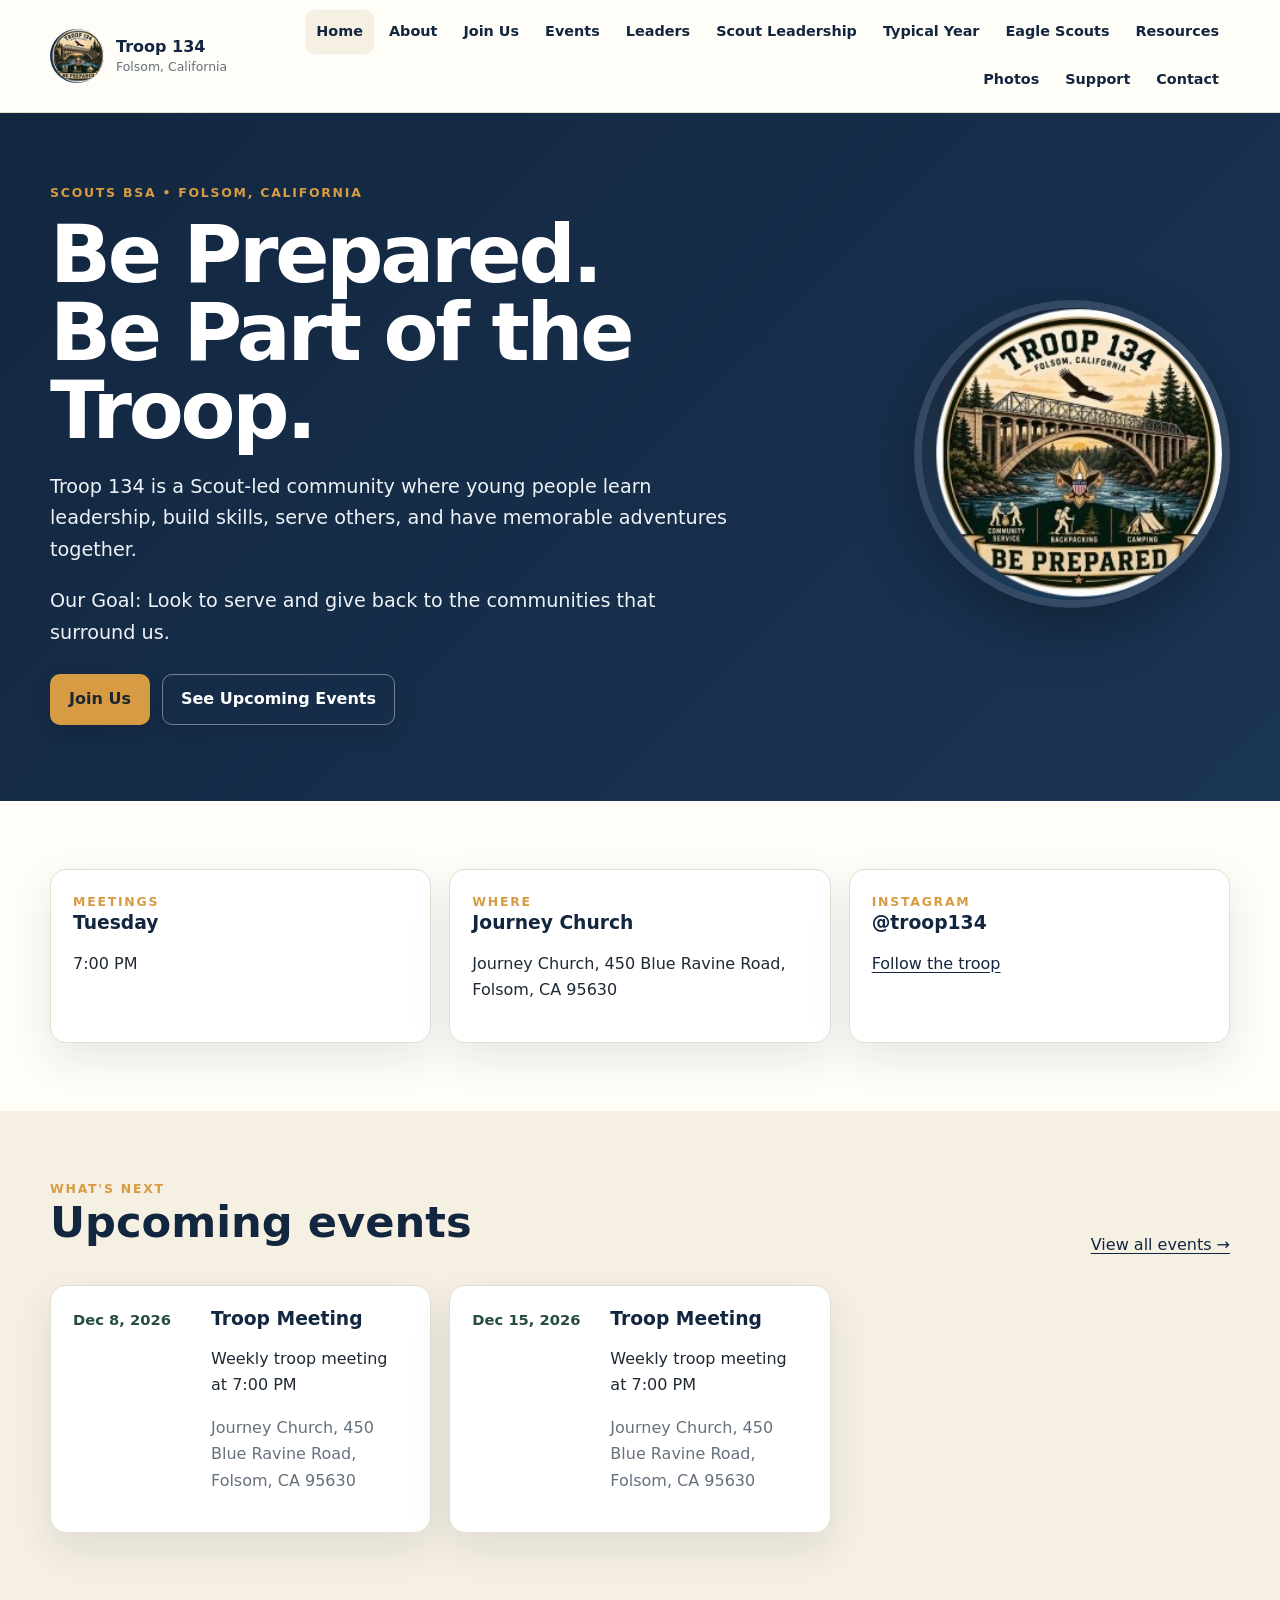
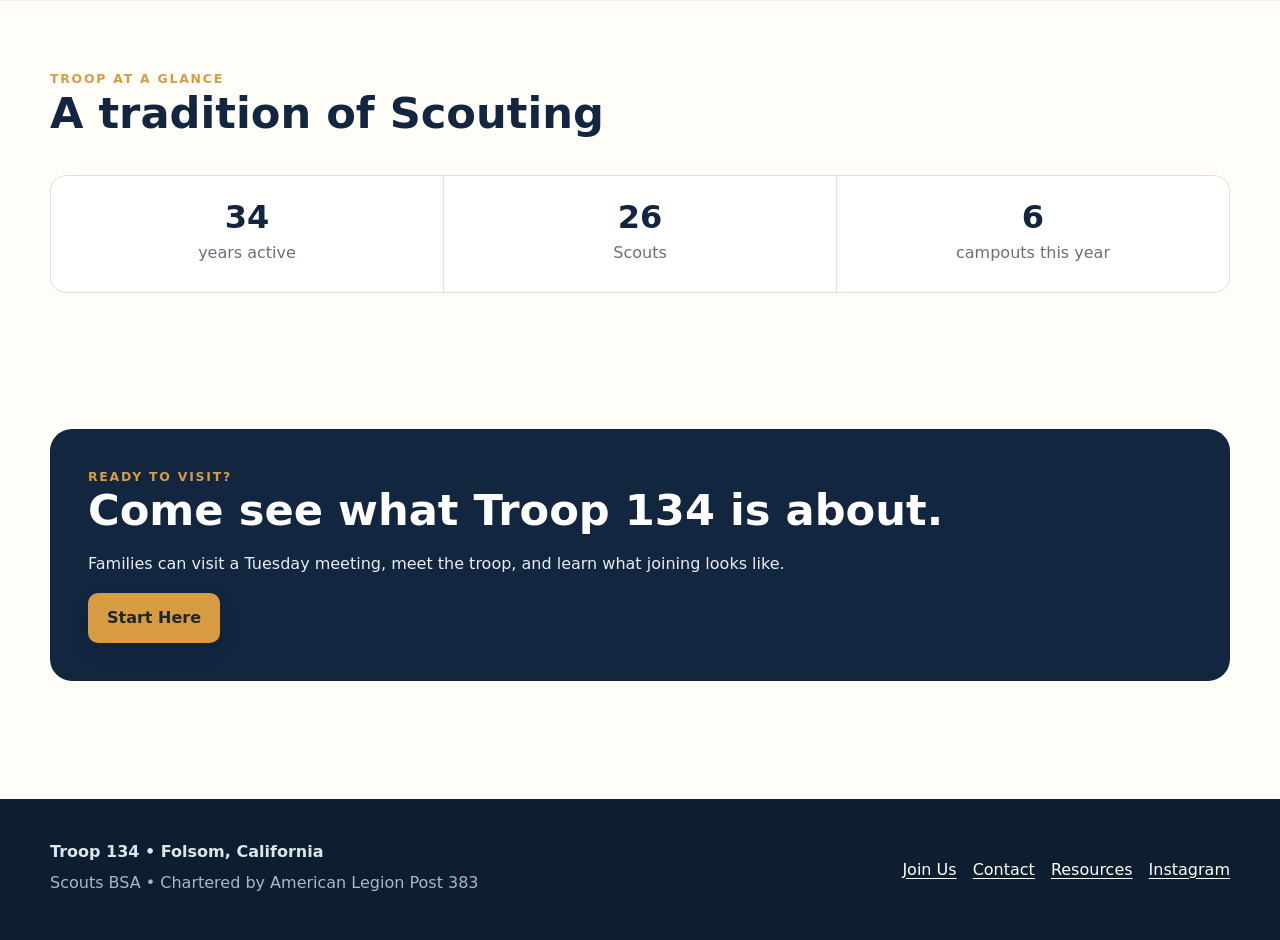
<file: index.html>
<!doctype html>
<html lang="en">
<head>
  <meta charset="utf-8">
  <meta name="viewport" content="width=device-width, initial-scale=1">
  <meta name="description" content="Troop 134 in Folsom, California — Scouts BSA.">
  <title>Home | Troop 134</title>
  <link rel="icon" href="favicon.png">
  <link rel="stylesheet" href="css/styles.css">
  <script src="data/site.js"></script>
  <script src="js/site.js" defer></script>
</head>
<body>
  <div id="site-header"></div>
  
<section class="hero">
  <div class="container hero-grid">
    <div>
      <div class="eyebrow">Scouts BSA • Folsom, California</div>
      <h1>Be Prepared.<br>Be Part of the Troop.</h1>
      <p>Troop 134 is a Scout-led community where young people learn leadership, build skills, serve others, and have memorable adventures together.</p>
      <p>Our Goal: Look to serve and give back to the communities that surround us.</p>
      <div class="actions">
        <a class="button" href="join.html">Join Us</a>
        <a class="button secondary" href="events.html">See Upcoming Events</a>
      </div>
    </div>
    <img class="hero-logo" src="images/logo/troop-134-logo.png" alt="Troop 134 official logo">
  </div>
</section>
<section class="section">
  <div class="container">
    <div class="info-grid">
      <div class="info-card"><div class="eyebrow">Meetings</div><h3 data-meeting-day>Tuesday</h3><p data-meeting-time>7:00 PM</p></div>
      <div class="info-card"><div class="eyebrow">Where</div><h3>Journey Church</h3><p data-meeting-place>450 Blue Ravine Road, Folsom, CA 95630</p></div>
      <div class="info-card"><div class="eyebrow">Instagram</div><h3>@troop134</h3><p><a href="https://www.instagram.com/troop134/" target="_blank" rel="noopener">Follow the troop</a></p></div>
    </div>
  </div>
</section>
<section class="section alt">
  <div class="container">
    <div class="section-head"><div><div class="eyebrow">What's next</div><h2>Upcoming events</h2></div><a href="events.html">View all events →</a></div>
    <div id="home-events" class="event-grid"></div>
  </div>
</section>
<section class="section">
  <div class="container">
    <div class="section-head"><div><div class="eyebrow">Troop at a glance</div><h2>A tradition of Scouting</h2></div></div>
    <div id="stats" class="stat-strip"></div>
  </div>
</section>
<section class="section">
  <div class="container cta">
    <div class="eyebrow">Ready to visit?</div>
    <h2>Come see what Troop 134 is about.</h2>
    <p>Families can visit a Tuesday meeting, meet the troop, and learn what joining looks like.</p>
    <a class="button" href="join.html">Start Here</a>
  </div>
</section>

  <div id="site-footer"></div>
  <script>
    document.addEventListener("DOMContentLoaded", () => {
      T134.mount("index.html");
      T134.renderMeetingPlace();
      T134.renderHomeEvents(); T134.renderStats();
    });
  </script>
</body>
</html>
</file>
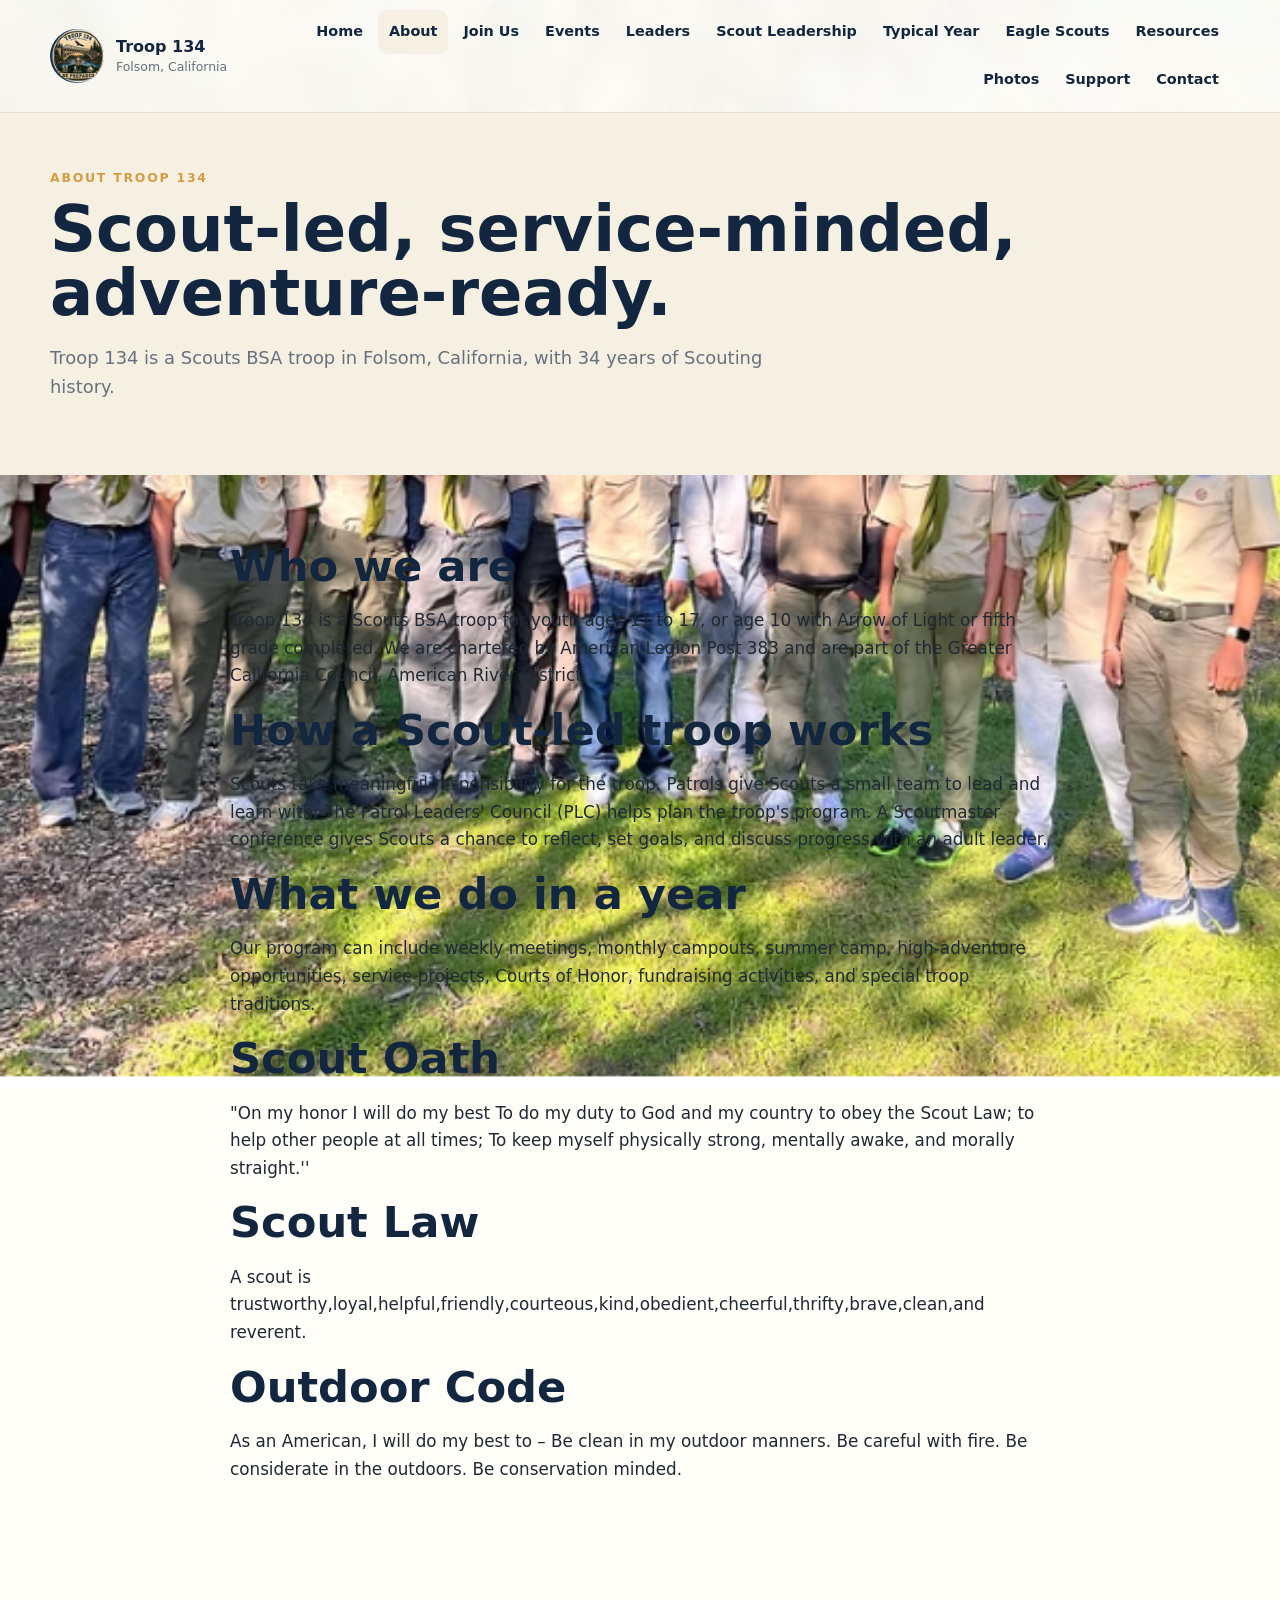
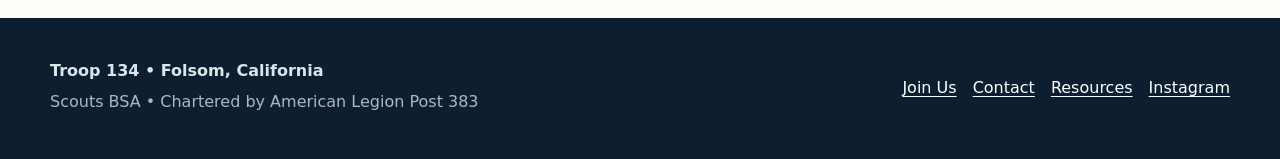
<file: about.html>
<!doctype html>
<html lang="en">
<head>
  <meta charset="utf-8">
  <meta name="viewport" content="width=device-width, initial-scale=1">
  <meta name="description" content="Troop 134 in Folsom, California — Scouts BSA.">
  <title>About Our Troop | Troop 134</title>
  <link rel="icon" href="favicon.png">
  <link rel="stylesheet" href="css/styles.css">
  <script src="data/site.js"></script>
  <script src="js/site.js" defer></script>
   <style>
        body {
            background-image: url("images/troop-photo.jpg");
            background-size: cover;
            background-position: center;
            background-repeat: no-repeat;
            background-attachment: fixed;
        }

    </style>
</head> 
<body>
  <div id="site-header"></div>
  
<section class="page-hero"><div class="container"><div class="eyebrow">About Troop 134</div><h1>Scout-led, service-minded, adventure-ready.</h1><p class="lead">Troop 134 is a Scouts BSA troop in Folsom, California, with 34 years of Scouting history.</p></div></section>
<section class="section"><div class="container prose">
<style>
body {
    background-image: url("images/troop-photo.png");
    background-size: cover;
    background-position: center;
    background-repeat: no-repeat;
    background-attachment: fixed;
}
 background:
        linear-gradient(rgba(0,0,0,0.35), rgba(0,0,0,0.35)),
        url("images/troop-photo.png") center/cover fixed no-repeat;
.section .prose h2,
.section .prose h3,
.section .prose p,
.section .prose li,
.section .prose strong,
.section .prose a {
   color: #ffffff !important;
}
  
  
</style>

</head>
  <h2>Who we are</h2>
  <p>Troop 134 is a Scouts BSA troop for youth ages 11 to 17, or age 10 with Arrow of Light or fifth grade completed. We are chartered by American Legion Post 383 and are part of the Greater California Council, American River District.</p>
  <h2>How a Scout-led troop works</h2>
  <p>Scouts take meaningful responsibility for the troop. Patrols give Scouts a small team to lead and learn with. The Patrol Leaders' Council (PLC) helps plan the troop's program. A Scoutmaster conference gives Scouts a chance to reflect, set goals, and discuss progress with an adult leader.</p>
  <h2>What we do in a year</h2>
  <p>Our program can include weekly meetings, monthly campouts, summer camp, high-adventure opportunities, service projects, Courts of Honor, fundraising activities, and special troop traditions.</p>
  <h2>Scout Oath</h2>
  <p> "On my honor I will do my best To do my duty to God and my country to obey the Scout Law; to help other people at all times; To keep myself physically strong, mentally awake, and morally straight.''</p>
  <h2>Scout Law</h2>
  <p>A scout is trustworthy,loyal,helpful,friendly,courteous,kind,obedient,cheerful,thrifty,brave,clean,and reverent.
  <h2>Outdoor Code</h2>
  <p>As an American, I will do my best to –

Be clean in my outdoor manners.
Be careful with fire.
Be considerate in the outdoors.
Be conservation minded. </p>
</div></section>

  <div id="site-footer"></div>
  <script>
    document.addEventListener("DOMContentLoaded", () => {
      T134.mount("about.html");
      T134.renderMeetingPlace();
      
    });
  </script>
</body>
</html>
</file>
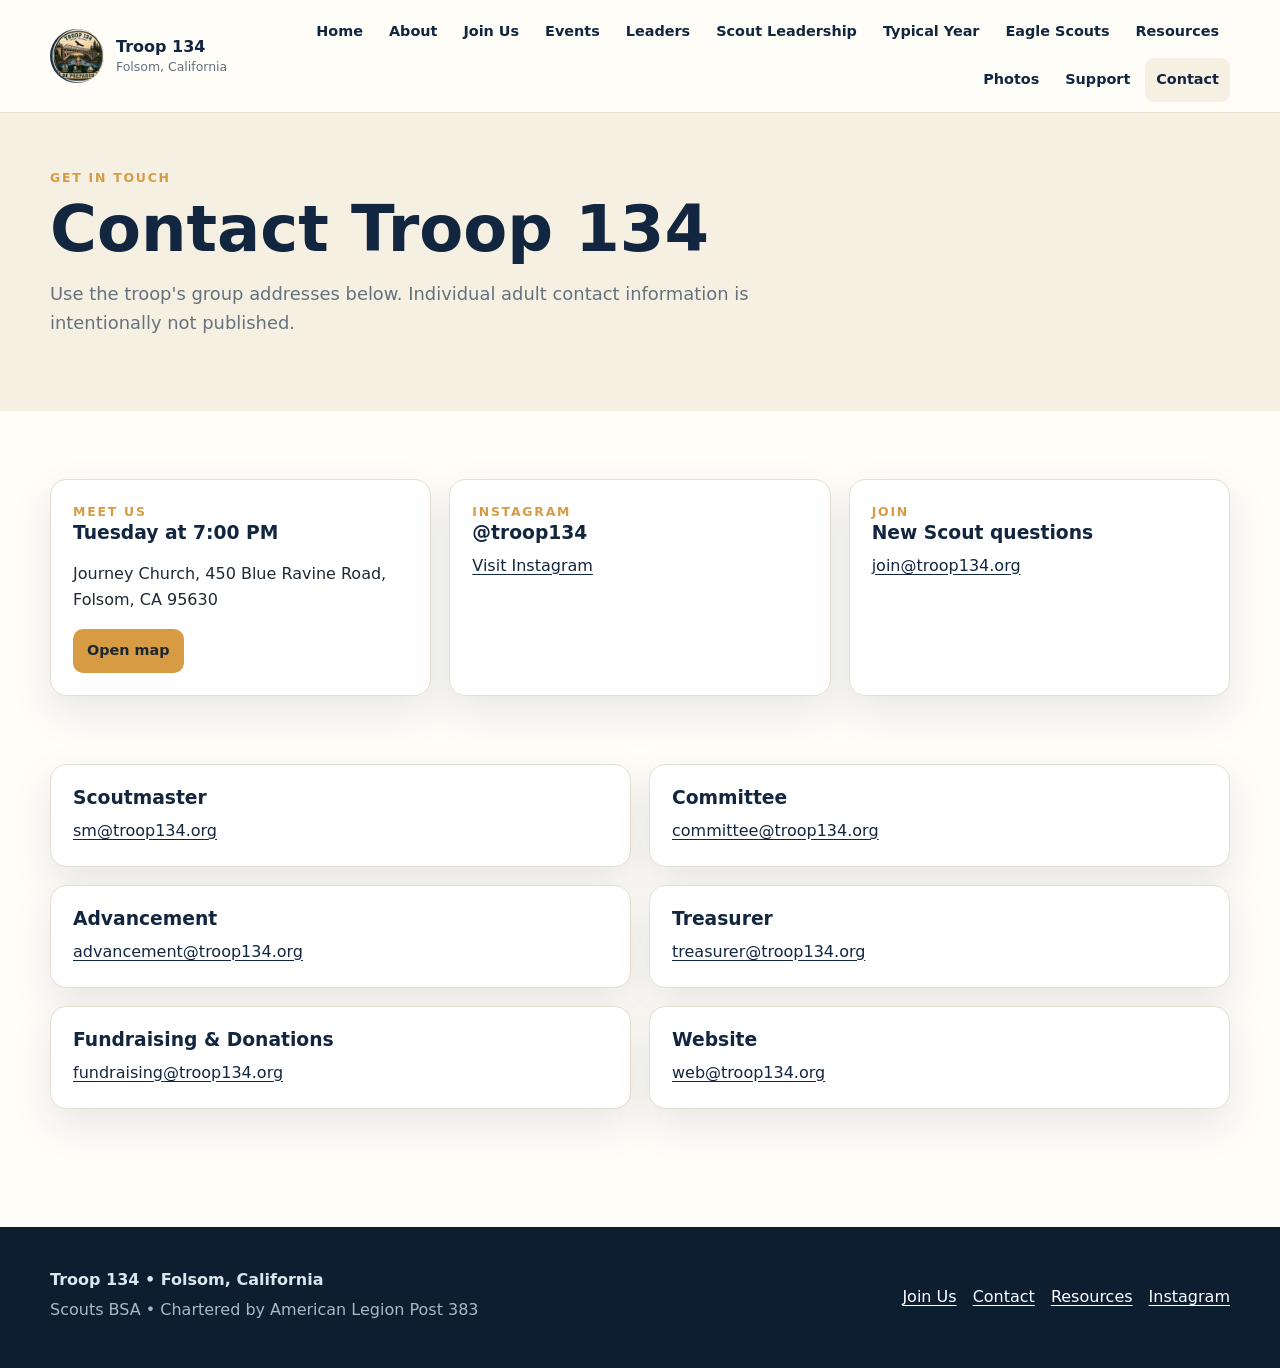
<file: contact.html>
<!doctype html>
<html lang="en">
<head>
  <meta charset="utf-8">
  <meta name="viewport" content="width=device-width, initial-scale=1">
  <meta name="description" content="Troop 134 in Folsom, California — Scouts BSA.">
  <title>Contact | Troop 134</title>
  <link rel="icon" href="favicon.png">
  <link rel="stylesheet" href="css/styles.css">
  <script src="data/site.js"></script>
  <script src="js/site.js" defer></script>
</head>
<body>
  <div id="site-header"></div>
  
<section class="page-hero"><div class="container"><div class="eyebrow">Get in touch</div><h1>Contact Troop 134</h1><p class="lead">Use the troop's group addresses below. Individual adult contact information is intentionally not published.</p></div></section>
<section class="section"><div class="container">
  <div class="info-grid">
    <div class="content-card"><div class="eyebrow">Meet us</div><h3>Tuesday at 7:00 PM</h3><p data-meeting-place></p><a class="button small" href="https://www.google.com/maps/search/?api=1&query=Journey+Church+450+Blue+Ravine+Road+Folsom+CA+95630" target="_blank" rel="noopener">Open map</a></div>
    <div class="content-card"><div class="eyebrow">Instagram</div><h3>@troop134</h3><a href="https://www.instagram.com/troop134/" target="_blank" rel="noopener">Visit Instagram</a></div>
    <div class="content-card"><div class="eyebrow">Join</div><h3>New Scout questions</h3><a href="mailto:join@troop134.org">join@troop134.org</a></div>
  </div>
  <div class="section" style="padding-bottom:0"><div class="role-grid" id="leaders-list"></div></div>
</div></section>

  <div id="site-footer"></div>
  <script>
    document.addEventListener("DOMContentLoaded", () => {
      T134.mount("contact.html");
      T134.renderMeetingPlace();
      T134.renderLeaders();
    });
  </script>
</body>
</html>
</file>
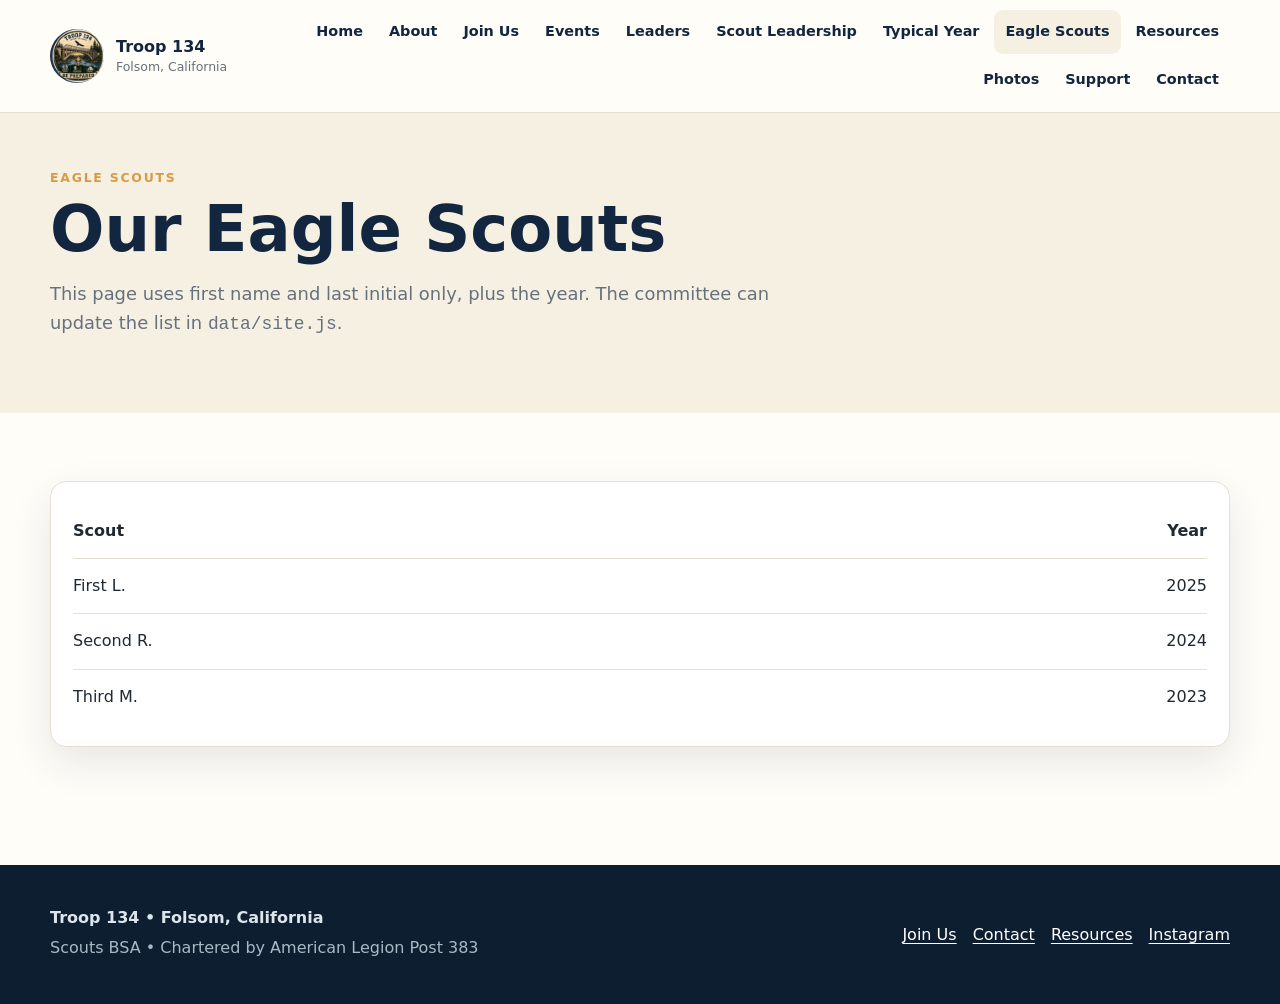
<file: eagles.html>
<!doctype html>
<html lang="en">
<head>
  <meta charset="utf-8">
  <meta name="viewport" content="width=device-width, initial-scale=1">
  <meta name="description" content="Troop 134 in Folsom, California — Scouts BSA.">
  <title>Eagle Scouts | Troop 134</title>
  <link rel="icon" href="favicon.png">
  <link rel="stylesheet" href="css/styles.css">
  <script src="data/site.js"></script>
  <script src="js/site.js" defer></script>
</head>
<body>
  <div id="site-header"></div>
  
<section class="page-hero"><div class="container"><div class="eyebrow">Eagle Scouts</div><h1>Our Eagle Scouts</h1><p class="lead">This page uses first name and last initial only, plus the year. The committee can update the list in <code>data/site.js</code>.</p></div></section>
<section class="section"><div class="container"><div class="eagle-box"><div class="eagle-row"><strong>Scout</strong><strong>Year</strong></div><div id="eagles-list"></div></div></div></section>

  <div id="site-footer"></div>
  <script>
    document.addEventListener("DOMContentLoaded", () => {
      T134.mount("eagles.html");
      T134.renderMeetingPlace();
      T134.renderEagles();
    });
  </script>
</body>
</html>
</file>
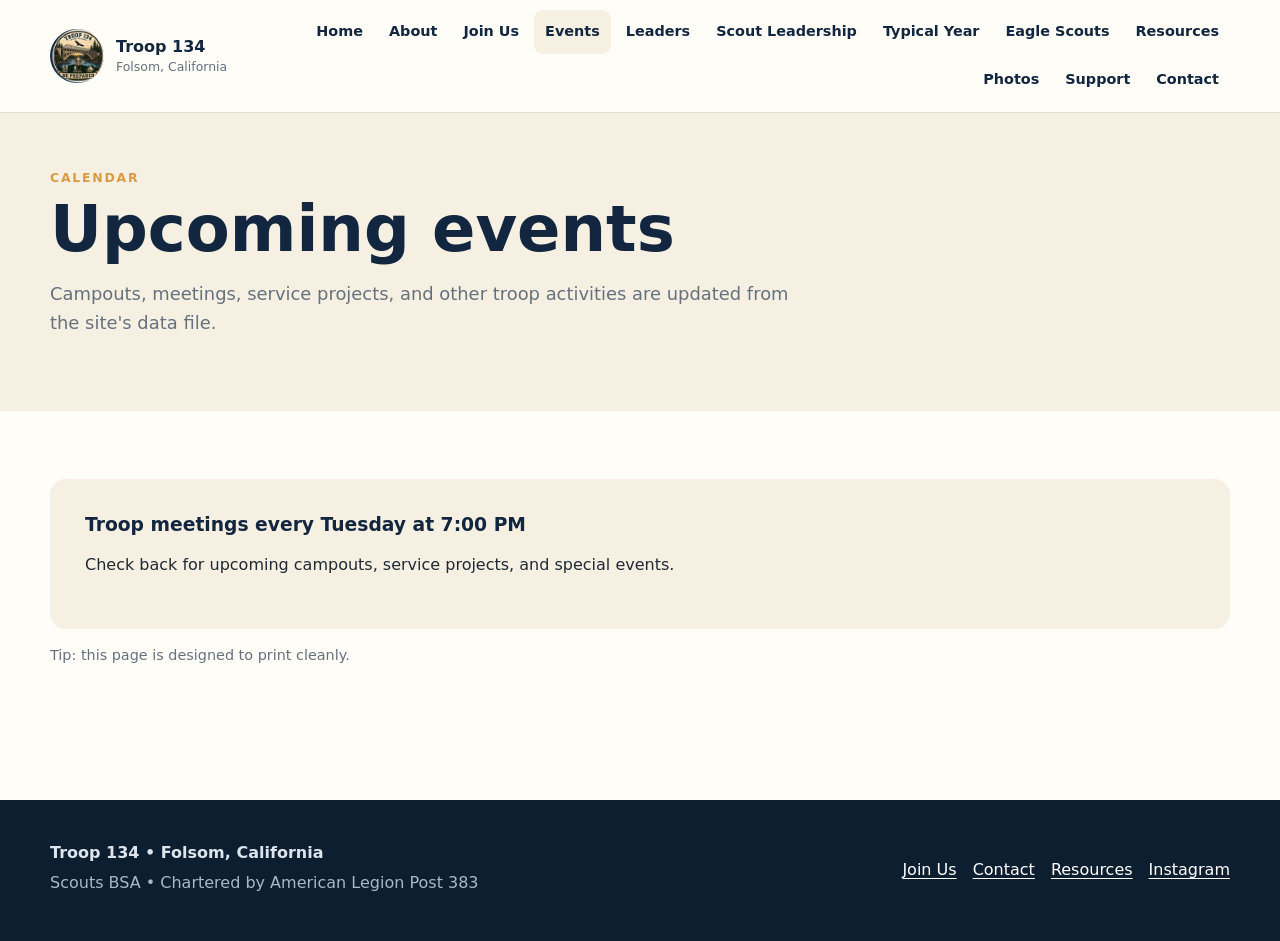
<file: events.html>
<!doctype html>
<html lang="en">
<head>
  <meta charset="utf-8">
  <meta name="viewport" content="width=device-width, initial-scale=1">
  <meta name="description" content="Troop 134 in Folsom, California — Scouts BSA.">
  <title>Events | Troop 134</title>
  <link rel="icon" href="favicon.png">
  <link rel="stylesheet" href="css/styles.css">
  <script src="data/site.js"></script>
  <script src="js/site.js" defer></script>
</head>
<body>
  <div id="site-header"></div>
  
<section class="page-hero"><div class="container"><div class="eyebrow">Calendar</div><h1>Upcoming events</h1><p class="lead">Campouts, meetings, service projects, and other troop activities are updated from the site's data file.</p></div></section>
<section class="section"><div class="container"><div id="events-list"></div><p class="print-note">Tip: this page is designed to print cleanly.</p></div></section>

  <div id="site-footer"></div>
  <script>
    document.addEventListener("DOMContentLoaded", () => {
      T134.mount("events.html");
      T134.renderMeetingPlace();
      T134.renderEvents();
    });
  </script>
</body>
</html>
</file>
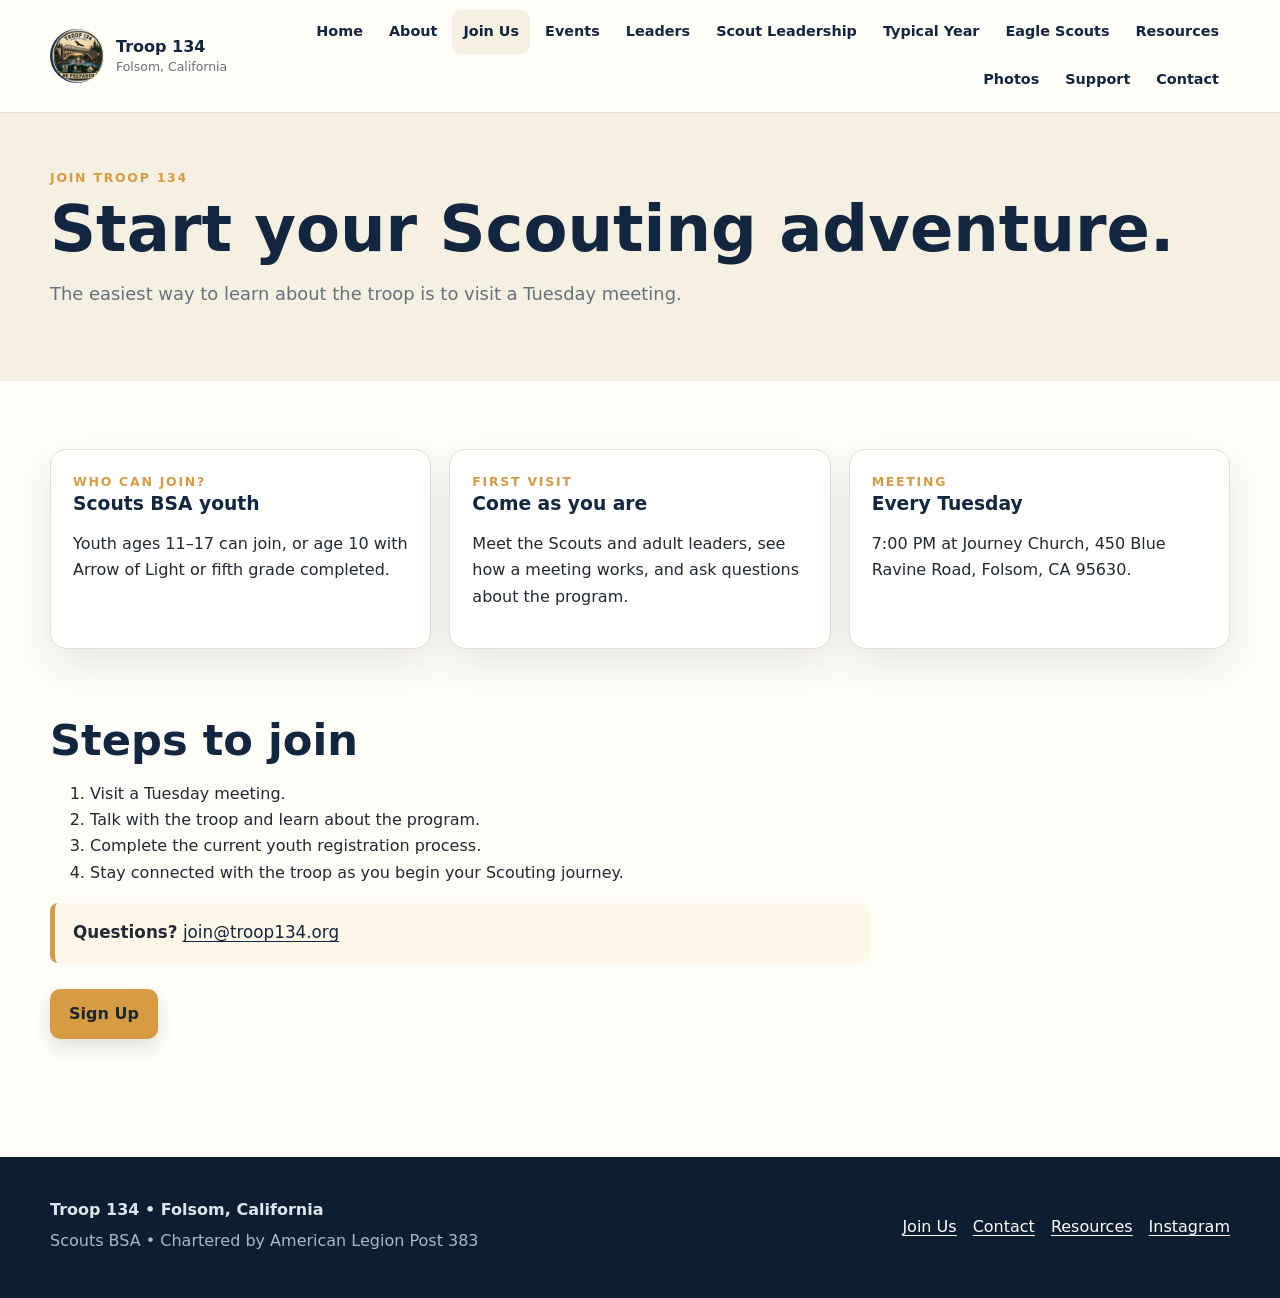
<file: join.html>
<!doctype html>
<html lang="en">
<head>
  <meta charset="utf-8">
  <meta name="viewport" content="width=device-width, initial-scale=1">
  <meta name="description" content="Troop 134 in Folsom, California — Scouts BSA.">
  <title>Join Us | Troop 134</title>
  <link rel="icon" href="favicon.png">
  <link rel="stylesheet" href="css/styles.css">
  <script src="data/site.js"></script>
  <script src="js/site.js" defer></script>
</head>
<body>
  <div id="site-header"></div>
  
<section class="page-hero"><div class="container"><div class="eyebrow">Join Troop 134</div><h1>Start your Scouting adventure.</h1><p class="lead">The easiest way to learn about the troop is to visit a Tuesday meeting.</p></div></section>
<section class="section"><div class="container">
  <div class="info-grid">
    <div class="content-card"><div class="eyebrow">Who can join?</div><h3>Scouts BSA youth</h3><p>Youth ages 11–17 can join, or age 10 with Arrow of Light or fifth grade completed.</p></div>
    <div class="content-card"><div class="eyebrow">First visit</div><h3>Come as you are</h3><p>Meet the Scouts and adult leaders, see how a meeting works, and ask questions about the program.</p></div>
    <div class="content-card"><div class="eyebrow">Meeting</div><h3>Every Tuesday</h3><p>7:00 PM at Journey Church, 450 Blue Ravine Road, Folsom, CA 95630.</p></div>
  </div>
  <div class="section" style="padding-bottom:0"><div class="prose">
    <h2>Steps to join</h2>
    <ol>
      <li>Visit a Tuesday meeting.</li>
      <li>Talk with the troop and learn about the program.</li>
      <li>Complete the current youth registration process.</li>
      <li>Stay connected with the troop as you begin your Scouting journey.</li>
    </ol>
    <p class="notice"><strong>Questions?</strong> <a href="mailto:join@troop134.org">join@troop134.org</a></p>
    <div class="actions"><a class="button" href="https://links.troop134.org/new-scout-signup" target="_blank" rel="noopener">Sign Up</a></div>
  </div></div>
</div></section>

  <div id="site-footer"></div>
  <script>
    document.addEventListener("DOMContentLoaded", () => {
      T134.mount("join.html");
      T134.renderMeetingPlace();
      
    });
  </script>
</body>
</html>
</file>
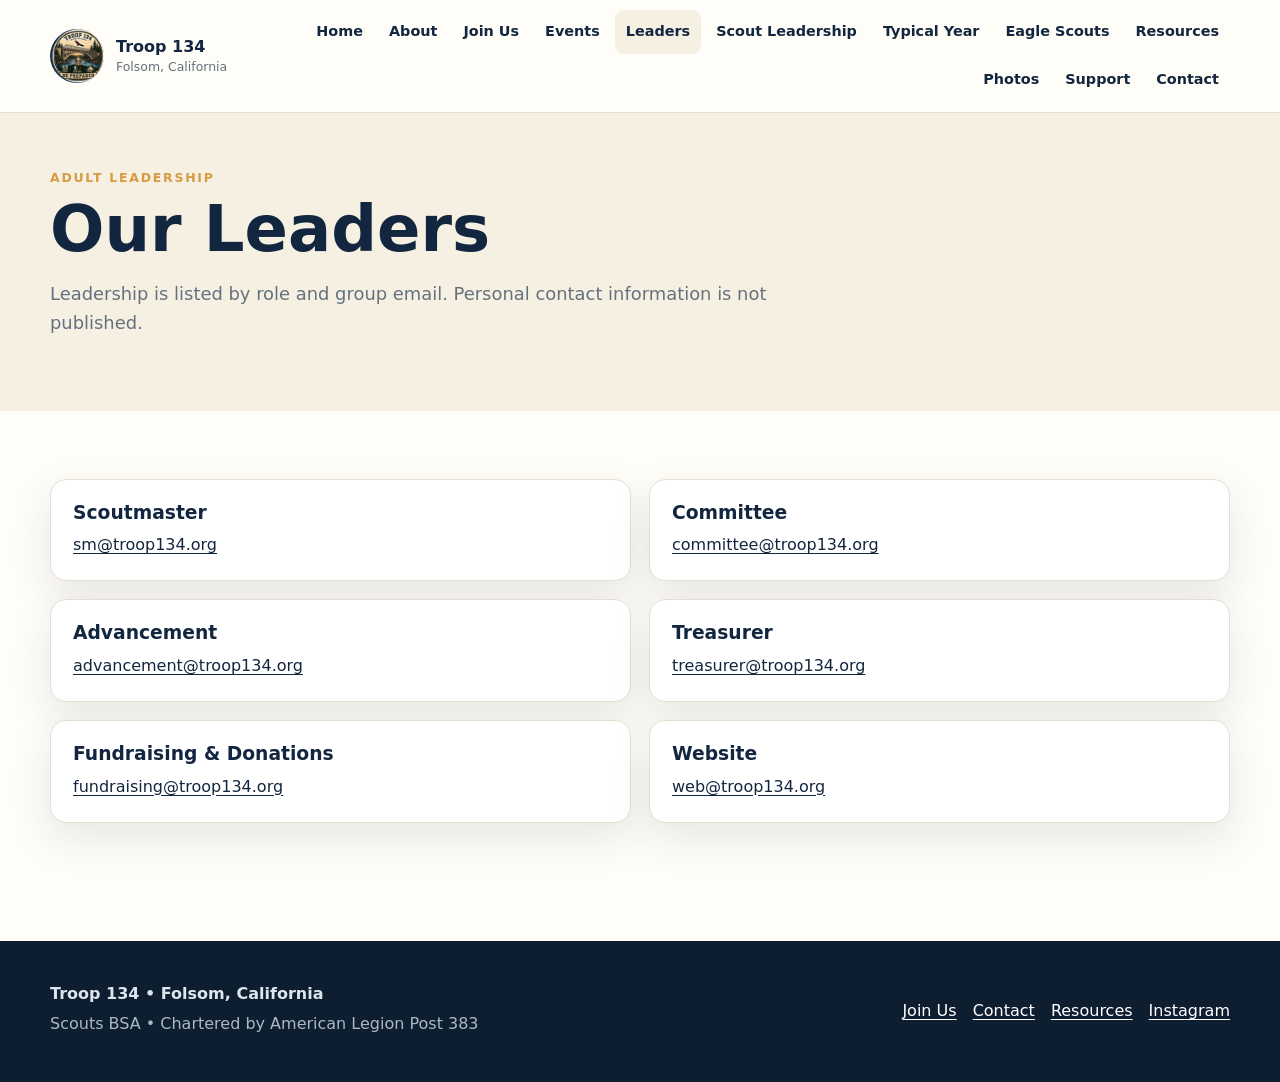
<file: leaders.html>
<!doctype html>
<html lang="en">
<head>
  <meta charset="utf-8">
  <meta name="viewport" content="width=device-width, initial-scale=1">
  <meta name="description" content="Troop 134 in Folsom, California — Scouts BSA.">
  <title>Our Leaders | Troop 134</title>
  <link rel="icon" href="favicon.png">
  <link rel="stylesheet" href="css/styles.css">
  <script src="data/site.js"></script>
  <script src="js/site.js" defer></script>
</head>
<body>
  <div id="site-header"></div>
  
<section class="page-hero"><div class="container"><div class="eyebrow">Adult leadership</div><h1>Our Leaders</h1><p class="lead">Leadership is listed by role and group email. Personal contact information is not published.</p></div></section>
<section class="section"><div class="container"><div id="leaders-list" class="role-grid"></div></div></section>

  <div id="site-footer"></div>
  <script>
    document.addEventListener("DOMContentLoaded", () => {
      T134.mount("leaders.html");
      T134.renderMeetingPlace();
      T134.renderLeaders();
    });
  </script>
</body>
</html>
</file>
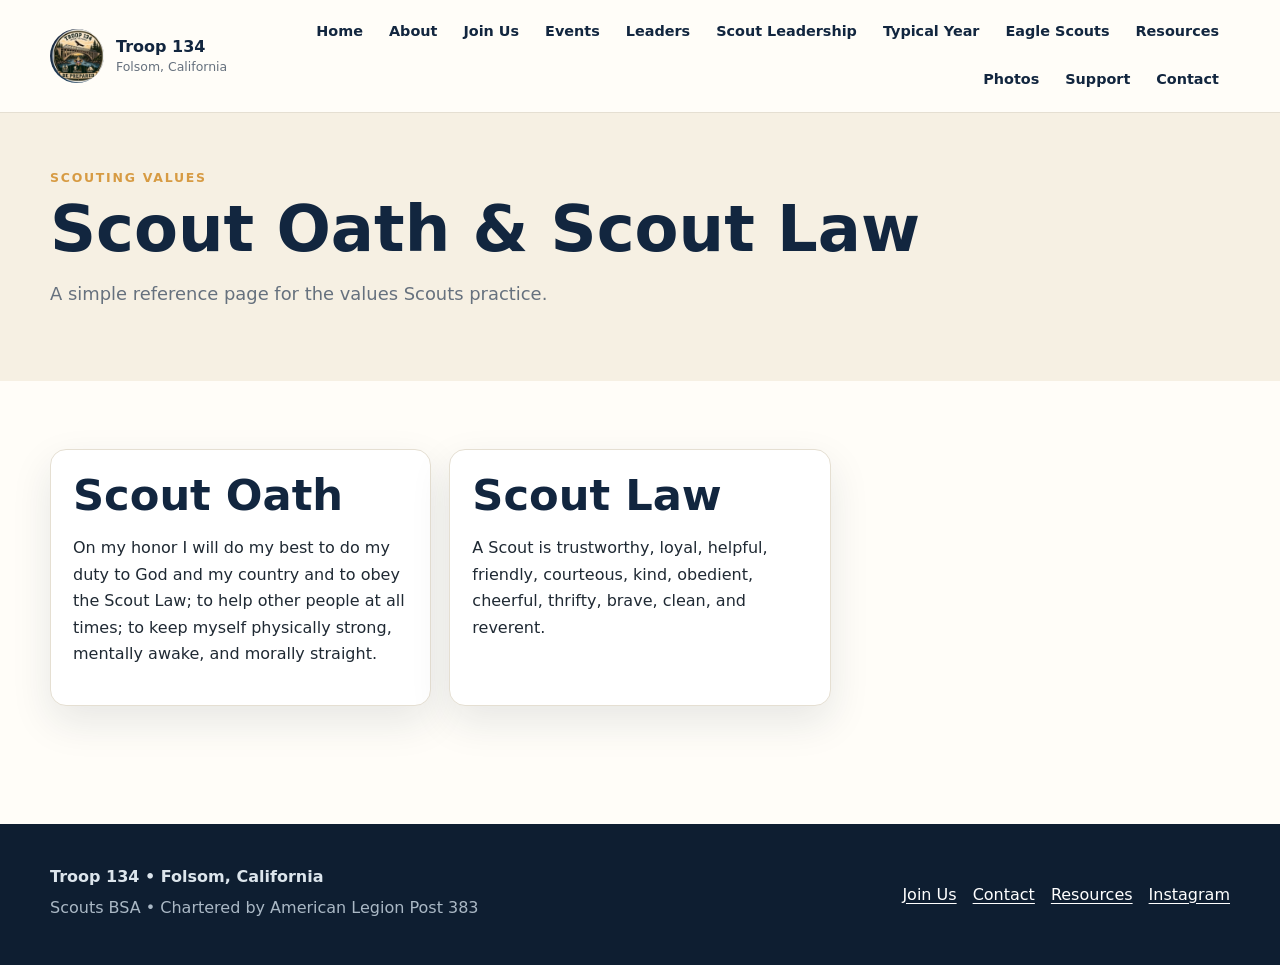
<file: oath-law.html>
<!doctype html>
<html lang="en">
<head>
  <meta charset="utf-8">
  <meta name="viewport" content="width=device-width, initial-scale=1">
  <meta name="description" content="Troop 134 in Folsom, California — Scouts BSA.">
  <title>Scout Oath & Law | Troop 134</title>
  <link rel="icon" href="favicon.png">
  <link rel="stylesheet" href="css/styles.css">
  <script src="data/site.js"></script>
  <script src="js/site.js" defer></script>
</head>
<body>
  <div id="site-header"></div>
  
<section class="page-hero"><div class="container"><div class="eyebrow">Scouting values</div><h1>Scout Oath & Scout Law</h1><p class="lead">A simple reference page for the values Scouts practice.</p></div></section>
<section class="section"><div class="container info-grid">
  <div class="content-card"><h2>Scout Oath</h2><p>On my honor I will do my best to do my duty to God and my country and to obey the Scout Law; to help other people at all times; to keep myself physically strong, mentally awake, and morally straight.</p></div>
  <div class="content-card"><h2>Scout Law</h2><p>A Scout is trustworthy, loyal, helpful, friendly, courteous, kind, obedient, cheerful, thrifty, brave, clean, and reverent.</p></div>
</div></section>

  <div id="site-footer"></div>
  <script>
    document.addEventListener("DOMContentLoaded", () => {
      T134.mount("oath-law.html");
      T134.renderMeetingPlace();
      
    });
  </script>
</body>
</html>
</file>
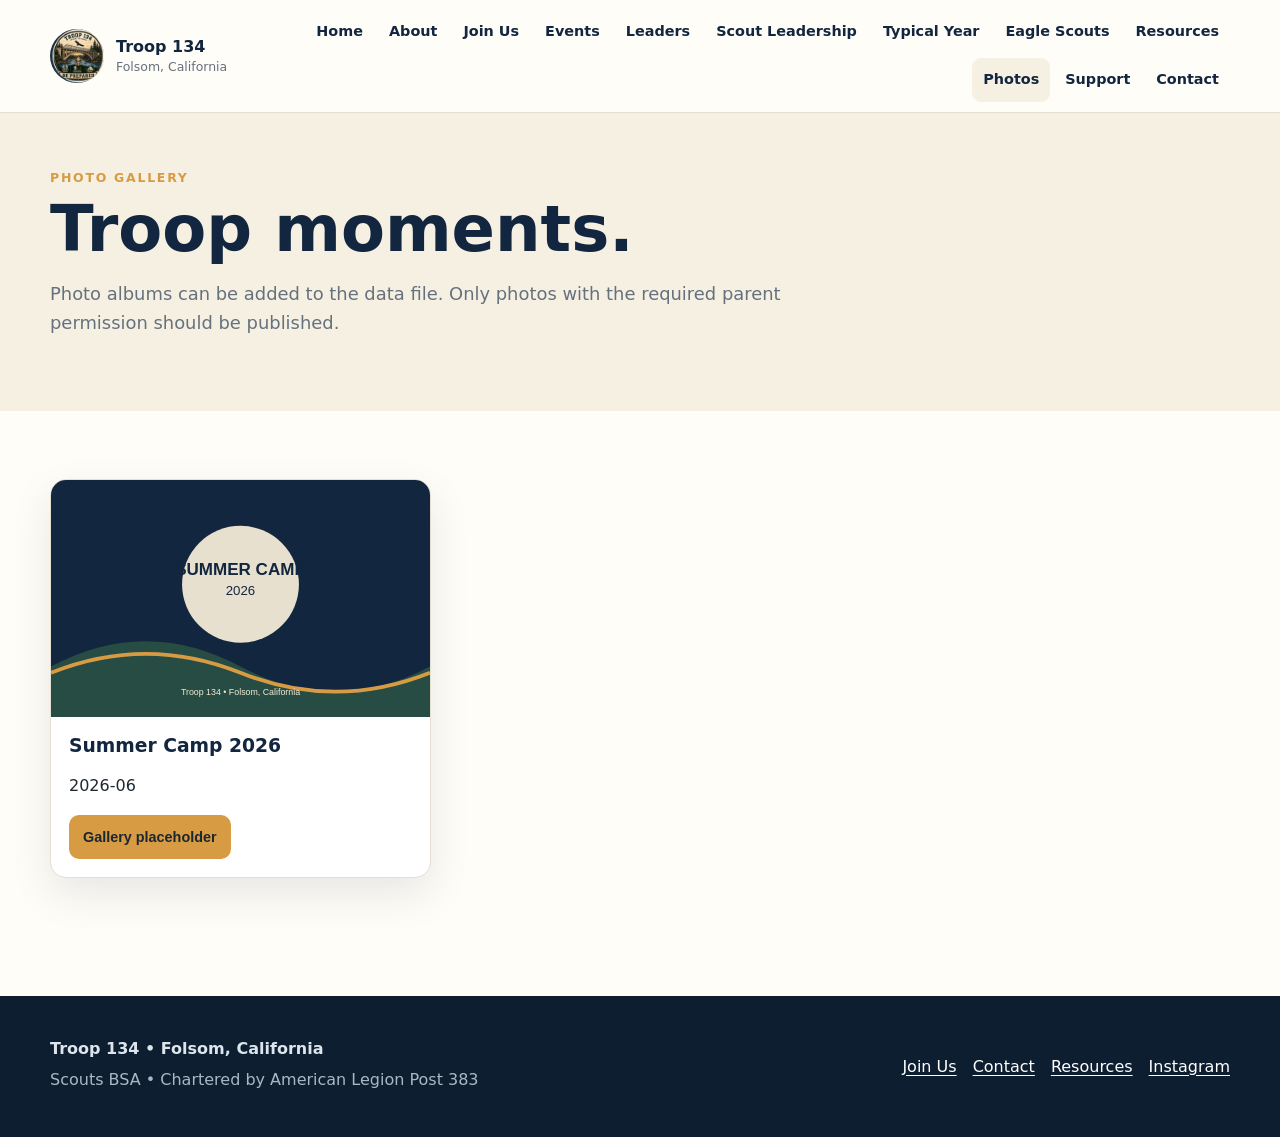
<file: photos.html>
<!doctype html>
<html lang="en">
<head>
  <meta charset="utf-8">
  <meta name="viewport" content="width=device-width, initial-scale=1">
  <meta name="description" content="Troop 134 in Folsom, California — Scouts BSA.">
  <title>Photos | Troop 134</title>
  <link rel="icon" href="favicon.png">
  <link rel="stylesheet" href="css/styles.css">
  <script src="data/site.js"></script>
  <script src="js/site.js" defer></script>
</head>
<body>
  <div id="site-header"></div>
  
<section class="page-hero"><div class="container"><div class="eyebrow">Photo Gallery</div><h1>Troop moments.</h1><p class="lead">Photo albums can be added to the data file. Only photos with the required parent permission should be published.</p></div></section>
<section class="section"><div class="container"><div id="album-grid" class="album-grid"></div></div></section>

  <div id="site-footer"></div>
  <script>
    document.addEventListener("DOMContentLoaded", () => {
      T134.mount("photos.html");
      T134.renderMeetingPlace();
      T134.renderAlbums();
    });
  </script>
</body>
</html>
</file>
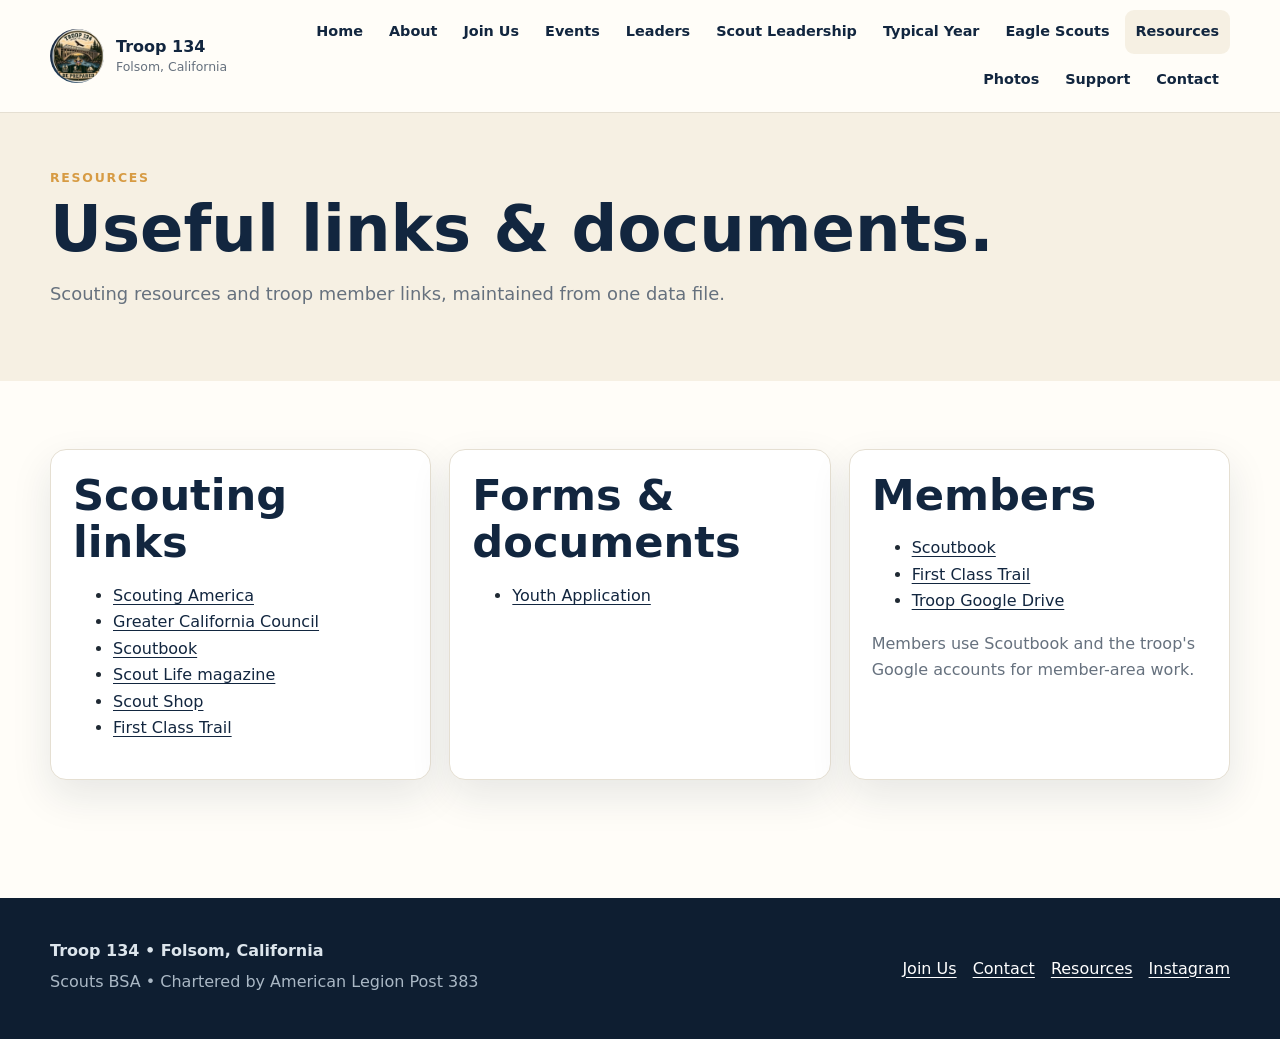
<file: resources.html>
<!doctype html>
<html lang="en">
<head>
  <meta charset="utf-8">
  <meta name="viewport" content="width=device-width, initial-scale=1">
  <meta name="description" content="Troop 134 in Folsom, California — Scouts BSA.">
  <title>Resources | Troop 134</title>
  <link rel="icon" href="favicon.png">
  <link rel="stylesheet" href="css/styles.css">
  <script src="data/site.js"></script>
  <script src="js/site.js" defer></script>
</head>
<body>
  <div id="site-header"></div>
  
<section class="page-hero"><div class="container"><div class="eyebrow">Resources</div><h1>Useful links & documents.</h1><p class="lead">Scouting resources and troop member links, maintained from one data file.</p></div></section>
<section class="section"><div class="container info-grid">
  <div class="content-card"><h2>Scouting links</h2><ul id="resource-links"></ul></div>
  <div class="content-card"><h2>Forms & documents</h2><ul id="documents"></ul></div>
  <div class="content-card"><h2>Members</h2><ul id="member-links"></ul><p class="muted">Members use Scoutbook and the troop's Google accounts for member-area work.</p></div>
</div></section>

  <div id="site-footer"></div>
  <script>
    document.addEventListener("DOMContentLoaded", () => {
      T134.mount("resources.html");
      T134.renderMeetingPlace();
      T134.renderLinks();
    });
  </script>
</body>
</html>
</file>
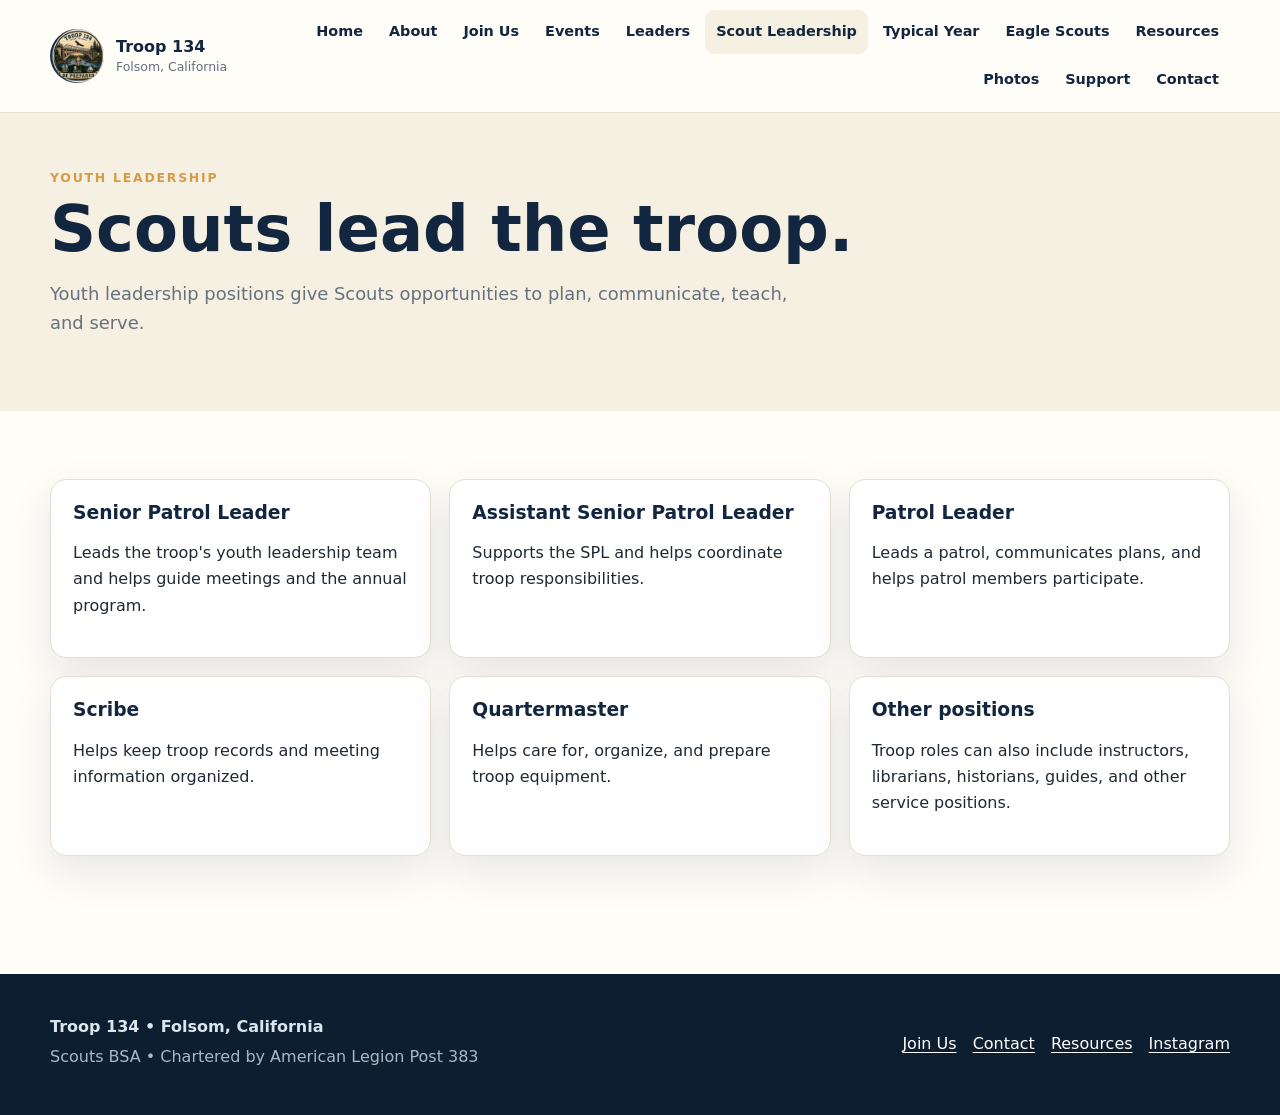
<file: scout-leadership.html>
<!doctype html>
<html lang="en">
<head>
  <meta charset="utf-8">
  <meta name="viewport" content="width=device-width, initial-scale=1">
  <meta name="description" content="Troop 134 in Folsom, California — Scouts BSA.">
  <title>Scout Leadership | Troop 134</title>
  <link rel="icon" href="favicon.png">
  <link rel="stylesheet" href="css/styles.css">
  <script src="data/site.js"></script>
  <script src="js/site.js" defer></script>
</head>
<body>
  <div id="site-header"></div>
  
<section class="page-hero"><div class="container"><div class="eyebrow">Youth leadership</div><h1>Scouts lead the troop.</h1><p class="lead">Youth leadership positions give Scouts opportunities to plan, communicate, teach, and serve.</p></div></section>
<section class="section"><div class="container cards">
  <div class="content-card"><h3>Senior Patrol Leader</h3><p>Leads the troop's youth leadership team and helps guide meetings and the annual program.</p></div>
  <div class="content-card"><h3>Assistant Senior Patrol Leader</h3><p>Supports the SPL and helps coordinate troop responsibilities.</p></div>
  <div class="content-card"><h3>Patrol Leader</h3><p>Leads a patrol, communicates plans, and helps patrol members participate.</p></div>
  <div class="content-card"><h3>Scribe</h3><p>Helps keep troop records and meeting information organized.</p></div>
  <div class="content-card"><h3>Quartermaster</h3><p>Helps care for, organize, and prepare troop equipment.</p></div>
  <div class="content-card"><h3>Other positions</h3><p>Troop roles can also include instructors, librarians, historians, guides, and other service positions.</p></div>
</div></section>

  <div id="site-footer"></div>
  <script>
    document.addEventListener("DOMContentLoaded", () => {
      T134.mount("scout-leadership.html");
      T134.renderMeetingPlace();
      
    });
  </script>
</body>
</html>
</file>
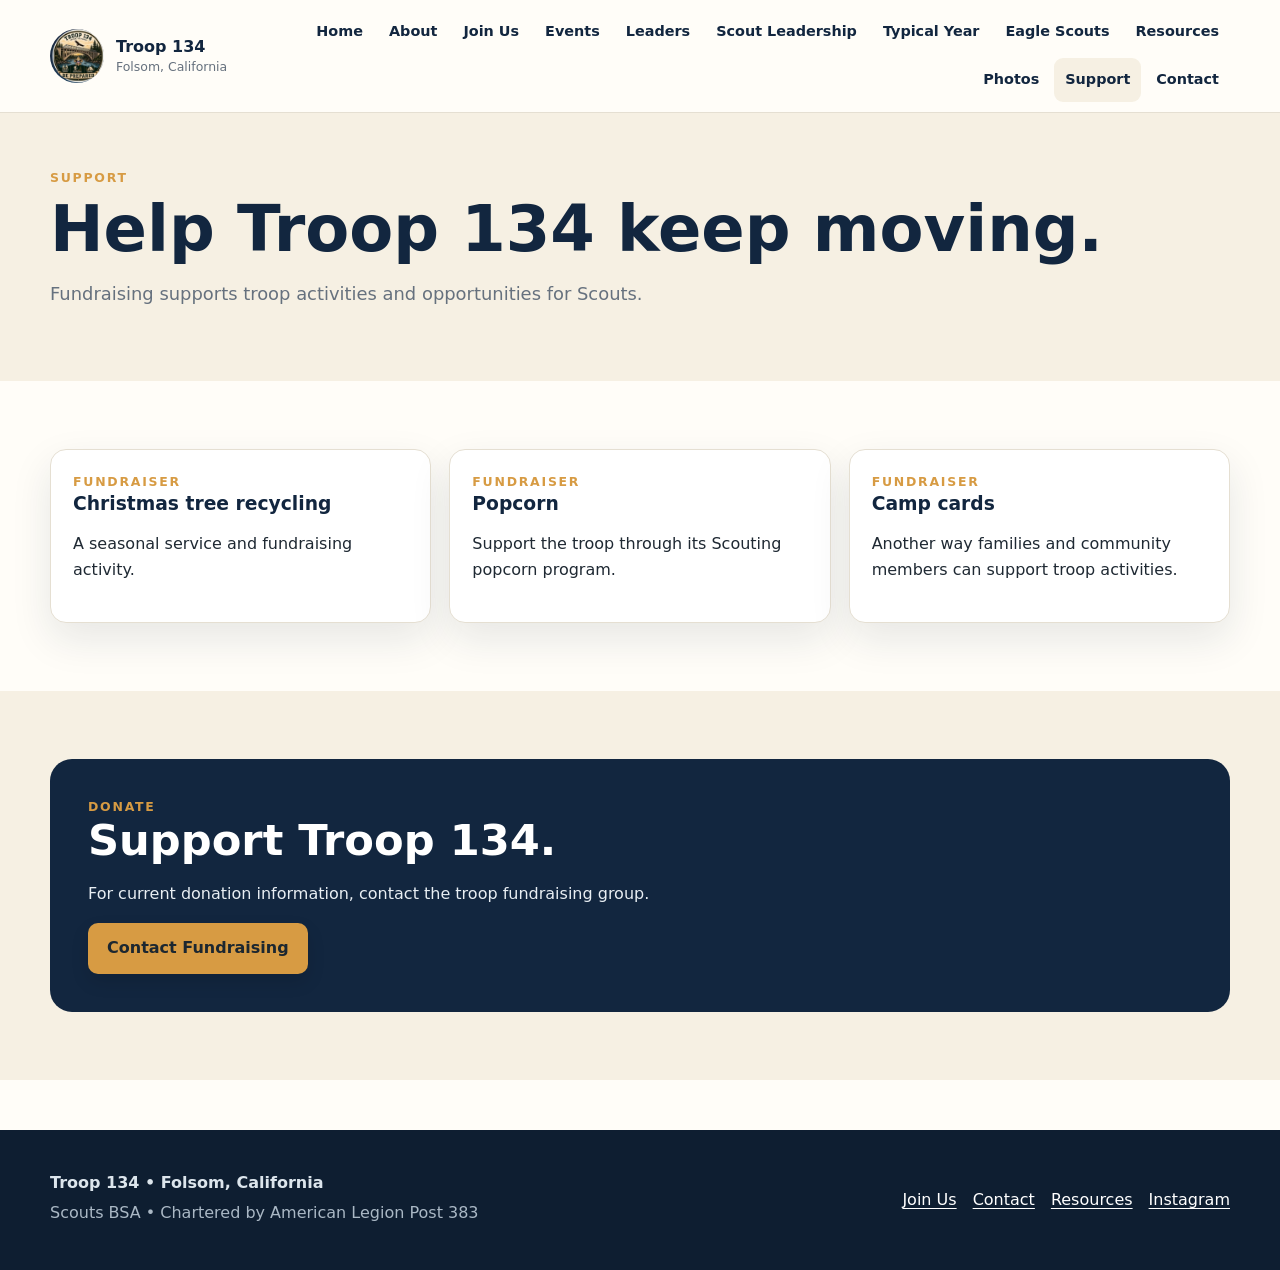
<file: support.html>
<!doctype html>
<html lang="en">
<head>
  <meta charset="utf-8">
  <meta name="viewport" content="width=device-width, initial-scale=1">
  <meta name="description" content="Troop 134 in Folsom, California — Scouts BSA.">
  <title>Support the Troop | Troop 134</title>
  <link rel="icon" href="favicon.png">
  <link rel="stylesheet" href="css/styles.css">
  <script src="data/site.js"></script>
  <script src="js/site.js" defer></script>
</head>
<body>
  <div id="site-header"></div>
  
<section class="page-hero"><div class="container"><div class="eyebrow">Support</div><h1>Help Troop 134 keep moving.</h1><p class="lead">Fundraising supports troop activities and opportunities for Scouts.</p></div></section>
<section class="section"><div class="container cards">
  <div class="content-card"><div class="eyebrow">Fundraiser</div><h3>Christmas tree recycling</h3><p>A seasonal service and fundraising activity.</p></div>
  <div class="content-card"><div class="eyebrow">Fundraiser</div><h3>Popcorn</h3><p>Support the troop through its Scouting popcorn program.</p></div>
  <div class="content-card"><div class="eyebrow">Fundraiser</div><h3>Camp cards</h3><p>Another way families and community members can support troop activities.</p></div>
</div></section>
<section class="section alt"><div class="container cta"><div class="eyebrow">Donate</div><h2>Support Troop 134.</h2><p>For current donation information, contact the troop fundraising group.</p><a class="button" href="mailto:fundraising@troop134.org">Contact Fundraising</a></div></section>

  <div id="site-footer"></div>
  <script>
    document.addEventListener("DOMContentLoaded", () => {
      T134.mount("support.html");
      T134.renderMeetingPlace();
      
    });
  </script>
</body>
</html>
</file>
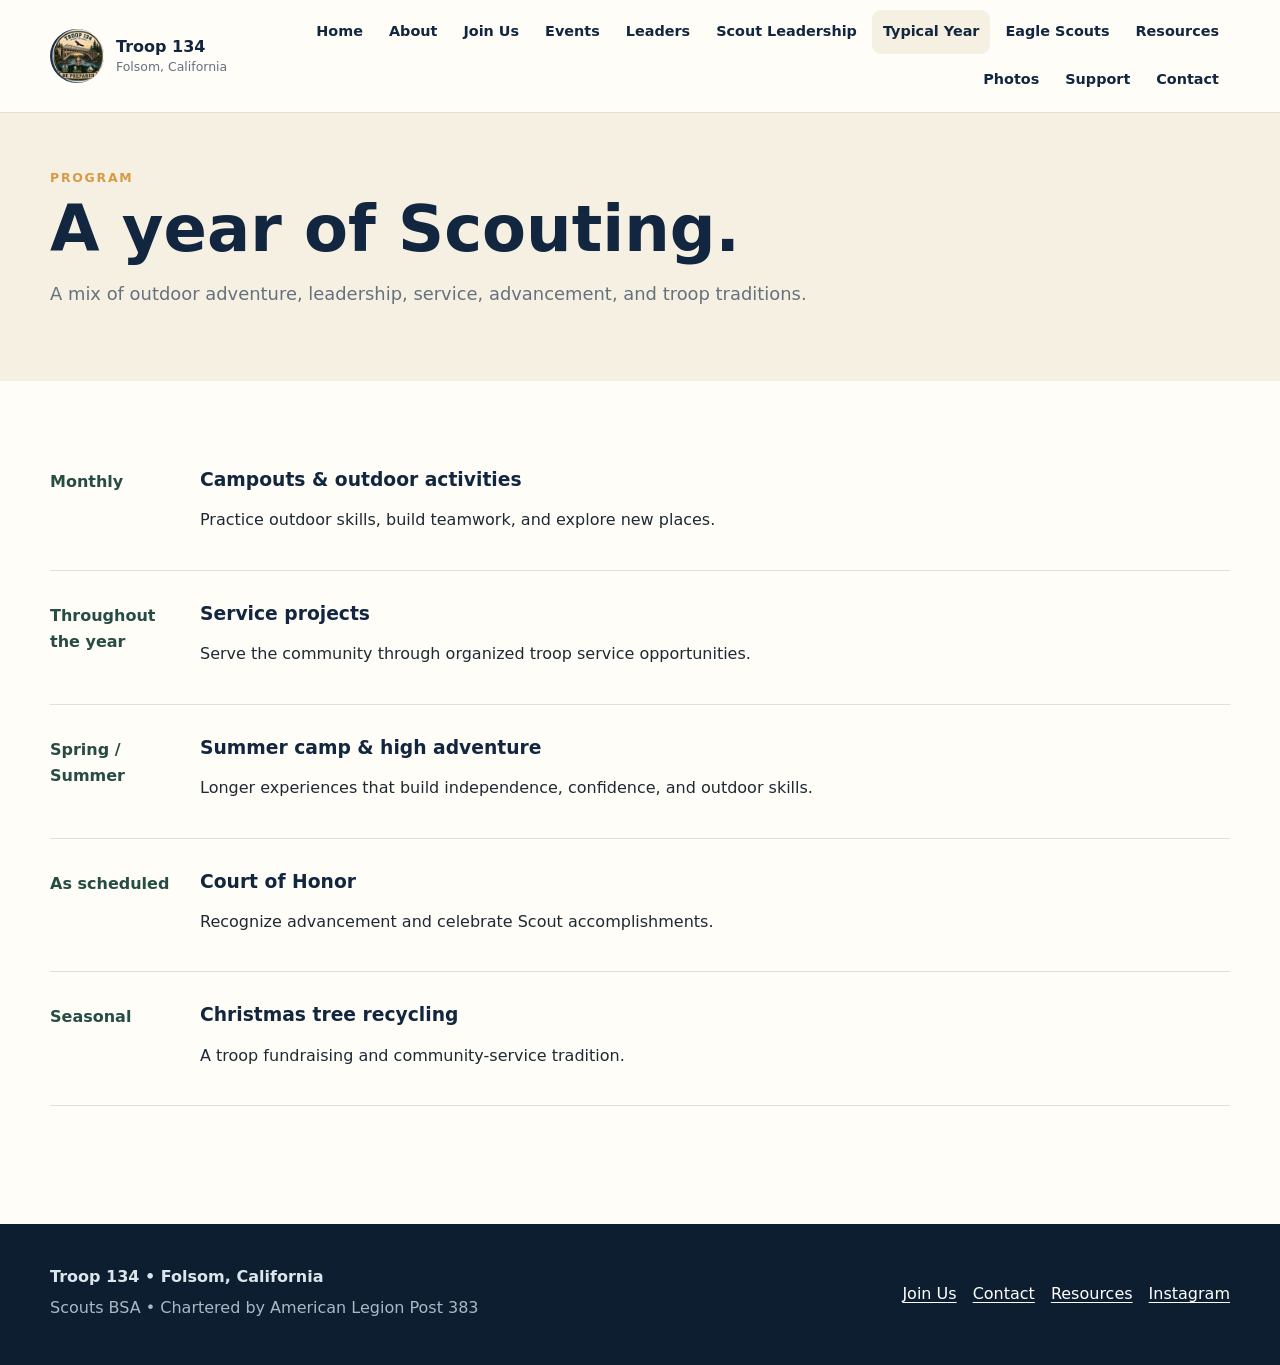
<file: typical-year.html>
<!doctype html>
<html lang="en">
<head>
  <meta charset="utf-8">
  <meta name="viewport" content="width=device-width, initial-scale=1">
  <meta name="description" content="Troop 134 in Folsom, California — Scouts BSA.">
  <title>Typical Year | Troop 134</title>
  <link rel="icon" href="favicon.png">
  <link rel="stylesheet" href="css/styles.css">
  <script src="data/site.js"></script>
  <script src="js/site.js" defer></script>
</head>
<body>
  <div id="site-header"></div>
  
<section class="page-hero"><div class="container"><div class="eyebrow">Program</div><h1>A year of Scouting.</h1><p class="lead">A mix of outdoor adventure, leadership, service, advancement, and troop traditions.</p></div></section>
<section class="section"><div class="container timeline">
  <div class="timeline-item"><strong>Monthly</strong><div><h3>Campouts & outdoor activities</h3><p>Practice outdoor skills, build teamwork, and explore new places.</p></div></div>
  <div class="timeline-item"><strong>Throughout the year</strong><div><h3>Service projects</h3><p>Serve the community through organized troop service opportunities.</p></div></div>
  <div class="timeline-item"><strong>Spring / Summer</strong><div><h3>Summer camp & high adventure</h3><p>Longer experiences that build independence, confidence, and outdoor skills.</p></div></div>
  <div class="timeline-item"><strong>As scheduled</strong><div><h3>Court of Honor</h3><p>Recognize advancement and celebrate Scout accomplishments.</p></div></div>
  <div class="timeline-item"><strong>Seasonal</strong><div><h3>Christmas tree recycling</h3><p>A troop fundraising and community-service tradition.</p></div></div>
</div></section>

  <div id="site-footer"></div>
  <script>
    document.addEventListener("DOMContentLoaded", () => {
      T134.mount("typical-year.html");
      T134.renderMeetingPlace();
      
    });
  </script>
</body>
</html>
</file>
<file: css/styles.css>
:root{
  --navy:#12263f; --navy2:#1b3554; --cream:#f6f0e3; --paper:#fffdf8;
  --gold:#d79b43; --green:#274c43; --ink:#1f2933; --muted:#66717e;
  --line:#e5dfd2; --shadow:0 16px 40px rgba(18,38,63,.10);
}
*{box-sizing:border-box}
html{scroll-behavior:smooth}
body{margin:0;background:var(--paper);color:var(--ink);font-family:system-ui,-apple-system,BlinkMacSystemFont,"Segoe UI",sans-serif;font-size:16px;line-height:1.65}
a{color:var(--navy);text-underline-offset:3px}
img{max-width:100%;display:block}
.site-header{position:sticky;top:0;z-index:20;background:rgba(255,253,248,.96);backdrop-filter:blur(10px);border-bottom:1px solid var(--line);display:flex;align-items:center;gap:24px;padding:10px max(20px,calc((100% - 1180px)/2))}
.brand{display:flex;align-items:center;gap:12px;text-decoration:none;color:var(--navy);min-width:190px}
.brand img{width:54px;height:54px;border-radius:50%;object-fit:cover}
.brand span{display:flex;flex-direction:column;line-height:1.15}
.brand small{color:var(--muted);font-size:.78rem;margin-top:3px}
.site-nav{margin-left:auto;display:flex;gap:4px;flex-wrap:wrap;justify-content:flex-end}
.site-nav a{padding:10px 11px;min-height:44px;text-decoration:none;border-radius:9px;font-weight:650;font-size:.9rem}
.site-nav a:hover,.site-nav a.active{background:var(--cream);color:var(--navy)}
.menu-toggle{display:none;border:1px solid var(--line);background:var(--paper);border-radius:9px;padding:10px 14px;min-height:44px;font-weight:700}
.container{width:min(1180px,calc(100% - 40px));margin:auto}
.hero{background:linear-gradient(135deg,var(--navy),var(--navy2));color:white;padding:70px 0 76px;overflow:hidden}
.hero-grid{display:grid;grid-template-columns:1.3fr .7fr;gap:50px;align-items:center}
.hero h1{font-size:clamp(2.5rem,7vw,5rem);line-height:.98;margin:12px 0 20px;letter-spacing:-.04em}
.hero p{font-size:1.2rem;max-width:680px;color:#eef3f7}
.eyebrow{text-transform:uppercase;letter-spacing:.14em;font-size:.78rem;font-weight:800;color:var(--gold)}
.hero-logo{justify-self:end;width:min(340px,80%);border-radius:50%;box-shadow:0 20px 60px rgba(0,0,0,.3);border:8px solid rgba(255,255,255,.12)}
.button{display:inline-flex;align-items:center;justify-content:center;min-height:48px;padding:11px 18px;border-radius:10px;text-decoration:none;font-weight:800;border:1px solid transparent;background:var(--gold);color:#1c2730;box-shadow:0 8px 18px rgba(0,0,0,.12)}
.button:hover{transform:translateY(-1px)}
.button.secondary{background:transparent;border-color:rgba(255,255,255,.4);color:white}
.button.small{min-height:44px;padding:8px 13px;font-size:.9rem;box-shadow:none}
.actions{display:flex;gap:12px;flex-wrap:wrap;margin-top:26px}
.section{padding:68px 0}
.section.alt{background:var(--cream)}
.section-head{display:flex;justify-content:space-between;align-items:end;gap:20px;margin-bottom:26px}
h2{font-size:clamp(1.8rem,4vw,2.7rem);line-height:1.1;margin:0 0 12px;color:var(--navy)}
h3{line-height:1.2;margin:0 0 8px;color:var(--navy)}
.lead{font-size:1.12rem;color:var(--muted);max-width:760px}
.cards,.event-grid,.role-grid,.album-grid,.info-grid{display:grid;grid-template-columns:repeat(3,1fr);gap:18px}
.event-card,.role-card,.info-card,.album-card,.eagle-box,.content-card{background:white;border:1px solid var(--line);border-radius:16px;box-shadow:var(--shadow);padding:22px}
.event-card{display:grid;grid-template-columns:120px 1fr;gap:18px}
.event-date{font-weight:800;color:var(--green);font-size:.92rem}
.muted{color:var(--muted)}
.stat-strip{display:grid;grid-template-columns:repeat(3,1fr);gap:1px;background:var(--line);border:1px solid var(--line);border-radius:16px;overflow:hidden}
.stat-strip div{background:white;text-align:center;padding:25px}
.stat-strip strong{display:block;color:var(--navy);font-size:2rem;line-height:1}
.stat-strip span{color:var(--muted);display:block;margin-top:7px}
.page-hero{background:var(--cream);padding:55px 0}
.page-hero h1{font-size:clamp(2.4rem,6vw,4rem);line-height:1;margin:8px 0 12px;color:var(--navy)}
.prose{max-width:820px}
.prose p{font-size:1.05rem}
.prose ul{padding-left:22px}
.timeline{display:grid;gap:12px}
.timeline-item{display:grid;grid-template-columns:130px 1fr;gap:20px;padding:20px 0;border-bottom:1px solid var(--line)}
.timeline-item strong{color:var(--green)}
.month-group{margin-bottom:42px}
.month-group h2{font-size:1.8rem;margin-bottom:16px}
.empty-state{padding:35px;background:var(--cream);border-radius:16px}
.role-grid{grid-template-columns:repeat(2,1fr)}
.role-card a{word-break:break-word}
.eagle-row{display:grid;grid-template-columns:1fr auto;gap:20px;padding:14px 0;border-bottom:1px solid var(--line)}
.eagle-row:last-child{border-bottom:0}
.album-grid{grid-template-columns:repeat(3,1fr)}
.album-card{overflow:hidden;padding:0}
.album-card img{width:100%;aspect-ratio:16/10;object-fit:cover}
.album-body{padding:18px}
.checklist{display:grid;gap:12px;padding:0;list-style:none}
.checklist li{background:white;border:1px solid var(--line);border-radius:12px;padding:14px 16px}
.checklist li::before{content:"✓";color:var(--green);font-weight:900;margin-right:10px}
.cta{background:var(--navy);color:white;border-radius:22px;padding:38px}
.cta h2{color:white}
.cta p{color:#e8eef3}
.notice{border-left:5px solid var(--gold);background:#fff8e9;padding:16px 18px;border-radius:8px}
.site-footer{margin-top:50px;background:#0e1e31;color:#dce5ec;padding:40px max(20px,calc((100% - 1180px)/2));display:flex;justify-content:space-between;gap:30px}
.site-footer p{margin:4px 0;color:#aab8c5}
.footer-links{display:flex;gap:16px;flex-wrap:wrap;align-items:center}
.footer-links a{color:white}
.print-note{font-size:.9rem;color:var(--muted)}
@media print{
  .site-header,.site-footer,.menu-toggle,.actions{display:none!important}
  body{font-size:12pt}
  .section{padding:25px 0}
  .event-card,.content-card{box-shadow:none}
}
@media(max-width:900px){
  .site-header{flex-wrap:wrap}
  .menu-toggle{display:block;margin-left:auto}
  .site-nav{display:none;width:100%;margin-left:0;flex-direction:column;padding-bottom:6px}
  .site-nav.open{display:flex}
  .site-nav a{width:100%}
  .hero-grid{grid-template-columns:1fr}
  .hero-logo{justify-self:start;width:230px}
  .cards,.event-grid,.album-grid,.info-grid{grid-template-columns:1fr}
}
@media(max-width:560px){
  .container{width:min(100% - 28px,1180px)}
  .site-header{padding:8px 14px}
  .brand{min-width:0}
  .brand img{width:46px;height:46px}
  .hero{padding:48px 0 55px}
  .section{padding:48px 0}
  .event-card{grid-template-columns:1fr}
  .role-grid{grid-template-columns:1fr}
  .stat-strip{grid-template-columns:1fr}
  .timeline-item{grid-template-columns:1fr;gap:3px}
  .site-footer{flex-direction:column;padding:32px 20px}
}
</file>
